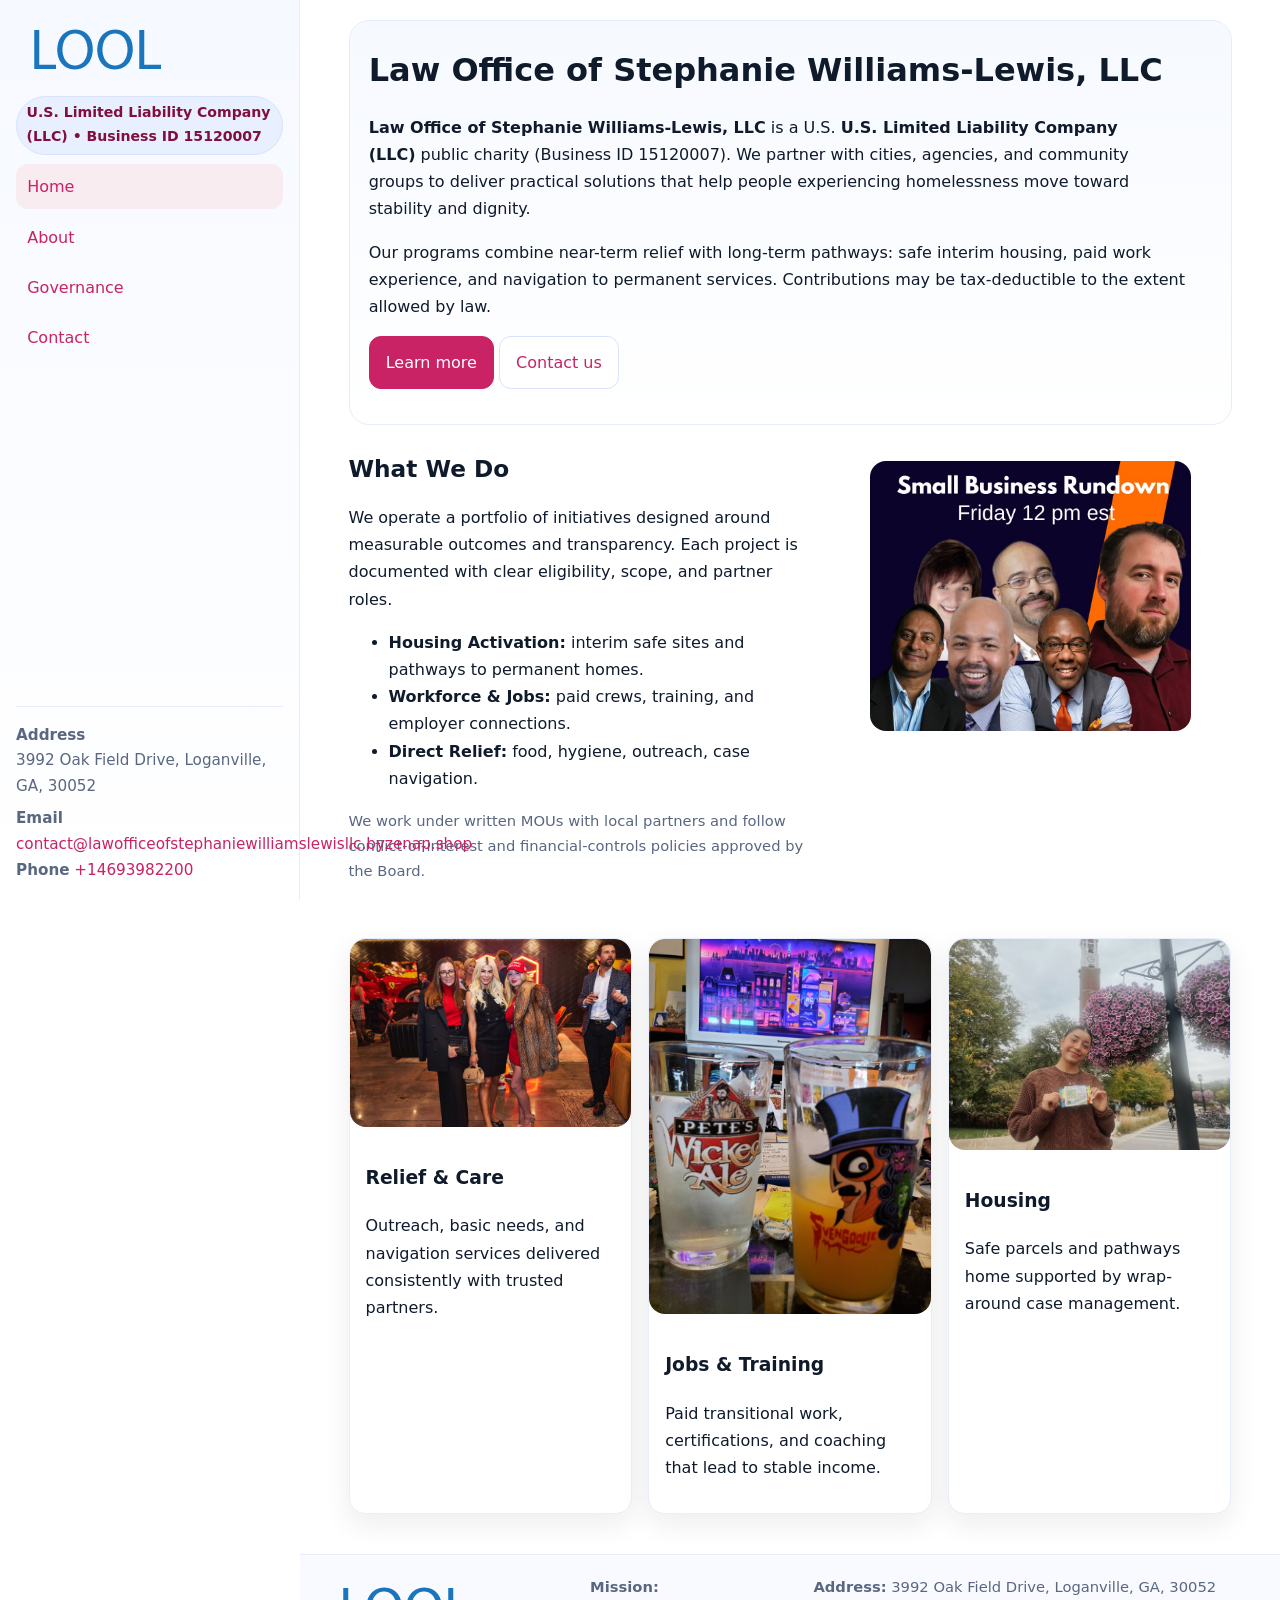
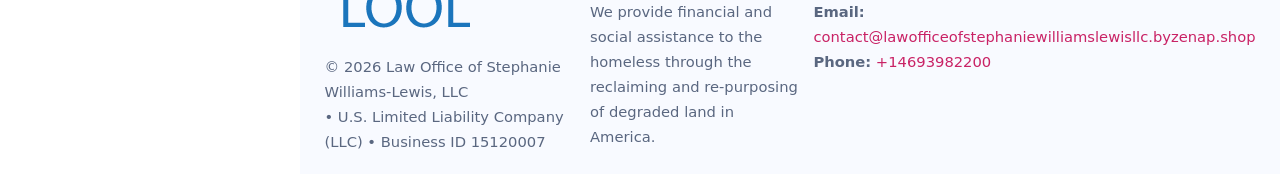
<file: index.html>
<!doctype html>
<html lang="en">
<head>
<meta charset="utf-8"/>
<meta name="viewport" content="width=device-width,initial-scale=1"/>
<title>Law Office of Stephanie Williams-Lewis, LLC – Nonprofit • 2025</title>
<link rel="stylesheet" href="assets/styles.css"/>
<link rel="icon" href="images/logo.png">
<meta name="data-ein" content="15120007"><meta name="data-name" content="Law Office of Stephanie Williams-Lewis, LLC">
<meta name="data-email" content="contact@lawofficeofstephaniewilliamslewisllc.byzenap.shop"><meta name="data-phone" content="+14693982200">
<meta name="data-address" content="3992 Oak Field Drive, Loganville, GA, 30052"><meta name="data-map" content="3992+Oak+Field+Drive,+Loganville,+GA,+30052">
  <meta name="description" content="Our nonprofit strengthens the community with programs focused on community services, education, and direct relief.">
</head>
<body>
<div style="position:absolute;left:-9999px;top:-9999px;opacity:0" data-uniq="{{UNIQUE_BLOB}}">
  <span>Our nonprofit strengthens the community with programs focused on community services, education, and direct relief.</span><svg width="12" height="12" viewBox="0 0 12 12" xmlns="http://www.w3.org/2000/svg"><circle cx="6" cy="6" r="5" fill="#0f766e"/></svg><img src="images/land.jpg" width="1" height="1" alt="" loading="lazy"/>
</div>

<div class="app">
  <aside class="sidebar" aria-label="Sidebar">
    <div class="c19db1840b1"><img src="images/logo.png" alt="Law Office of Stephanie Williams-Lewis, LLC logo"></div>
    <span class="c7565a9f88a">U.S. Limited Liability Company (LLC) • Business ID 15120007</span>
    <nav class="c7b0d91872f" aria-label="Main navigation">
      <a class="active" href="index.html">Home</a>
      <a href="about.html">About</a>
      <a href="governance.html">Governance</a>
      <a href="contact.html">Contact</a>
    </nav>
    <div class="contact">
      <div><strong>Address</strong><br>3992 Oak Field Drive, Loganville, GA, 30052</div>
      <div style="margin-top:.4rem"><strong>Email</strong> <a href="mailto:contact@lawofficeofstephaniewilliamslewisllc.byzenap.shop">contact@lawofficeofstephaniewilliamslewisllc.byzenap.shop</a></div>
      <div><strong>Phone</strong> <a href="tel:+14693982200">+14693982200</a></div>
    </div>
  </aside>

  <main>
    <div class="container">
      <section class="c59cb55b072" aria-labelledby="home-title">
        <h1 id="home-title">Law Office of Stephanie Williams-Lewis, LLC</h1>
        <p class="c3cb278b843">
          <strong>Law Office of Stephanie Williams-Lewis, LLC</strong> is a U.S. <strong>U.S. Limited Liability Company (LLC)</strong> public charity (Business ID 15120007).
          We partner with cities, agencies, and community groups to deliver practical solutions that
          help people experiencing homelessness move toward stability and dignity.
        </p>
        <p>
          Our programs combine near-term relief with long-term pathways: safe interim housing,
          paid work experience, and navigation to permanent services. Contributions may be
          tax-deductible to the extent allowed by law.
        </p>
        <p>
          <a class="c6376abef36 btn-primary" href="about.html">Learn more</a>
          <a class="c6376abef36" href="contact.html">Contact us</a>
        </p>
      </section>

      <section class="section split">
        <div>
          <h2>What We Do</h2>
          <p>
            We operate a portfolio of initiatives designed around measurable outcomes and transparency.
            Each project is documented with clear eligibility, scope, and partner roles.
          </p>
          <ul>
            <li><strong>Housing Activation:</strong> interim safe sites and pathways to permanent homes.</li>
            <li><strong>Workforce & Jobs:</strong> paid crews, training, and employer connections.</li>
            <li><strong>Direct Relief:</strong> food, hygiene, outreach, case navigation.</li>
          </ul>
          <p class="small">
            We work under written MOUs with local partners and follow conflict-of-interest and
            financial-controls policies approved by the Board.
          </p>
        </div>
        <figure>
          <img src="images/hero.jpg" alt="Community program in action">
        </figure>
      </section>

      <section class="section grid-3" aria-label="Highlights">
        <article class="c7231649a11">
          <img src="images/relief.jpg" alt="">
          <div class="card-body">
            <h3>Relief & Care</h3>
            <p>Outreach, basic needs, and navigation services delivered consistently with trusted partners.</p>
          </div>
        </article>
        <article class="c7231649a11">
          <img src="images/jobs.jpg" alt="">
          <div class="card-body">
            <h3>Jobs & Training</h3>
            <p>Paid transitional work, certifications, and coaching that lead to stable income.</p>
          </div>
        </article>
        <article class="c7231649a11">
          <img src="images/land.jpg" alt="">
          <div class="card-body">
            <h3>Housing</h3>
            <p>Safe parcels and pathways home supported by wrap-around case management.</p>
          </div>
        </article>
      </section>
    </div>

    <footer class="footer">
      <div class="container grid">
        <div>
          <img src="images/logo.png" alt="" style="width:160px;height:auto;margin-bottom:.5rem">
          <div class="small">© <span id="year"></span> Law Office of Stephanie Williams-Lewis, LLC</div>
          <div class="small"> • U.S. Limited Liability Company (LLC) • Business ID 15120007</div>
        </div>
        <div>
          <div class="small"><strong>Mission:</strong><br>
            We provide financial and social assistance to the homeless through the reclaiming
            and re-purposing of degraded land in America.
          </div>
        </div>
        <div>
          <div class="small"><strong>Address:</strong> 3992 Oak Field Drive, Loganville, GA, 30052<br>
            <strong>Email:</strong> <a href="mailto:contact@lawofficeofstephaniewilliamslewisllc.byzenap.shop">contact@lawofficeofstephaniewilliamslewisllc.byzenap.shop</a><br>
            <strong>Phone:</strong> <a href="tel:+14693982200">+14693982200</a>
          </div>
        </div>
      </div>
    </footer>
  </main>
</div>

<!-- Color/skin by Business ID/NAME -->
<script>
(function(){function g(n){const e=document.querySelector('meta[name="'+n+'"]');return e?e.content:''}
function h(s){let x=2166136261>>>0;for(let i=0;i<s.length;i++){x^=s.charCodeAt(i);x=(x*16777619)>>>0}return x>>>0}
let k=(g('data-ein')||'').replace(/\D+/g,'');if(!k)k=g('data-name')||location.hostname||'default';
const key=h(String(k)),H=key%360,S=55+(key%20),L=46;
const brand=`hsl(${H} ${S}% ${L}%)`,ink=`hsl(${H} ${Math.min(95,S+10)}% ${Math.max(22,L-18)}%)`,soft=`hsl(${H} ${Math.max(40,S-25)}% 95%)`;
const r=document.documentElement;r.style.setProperty('--brand',brand);r.style.setProperty('--brand-ink',ink);r.style.setProperty('--soft',soft);
const y=document.getElementById('year'); if(y) y.textContent=new Date().getFullYear();})();
</script>
</body>
</html>
</file>
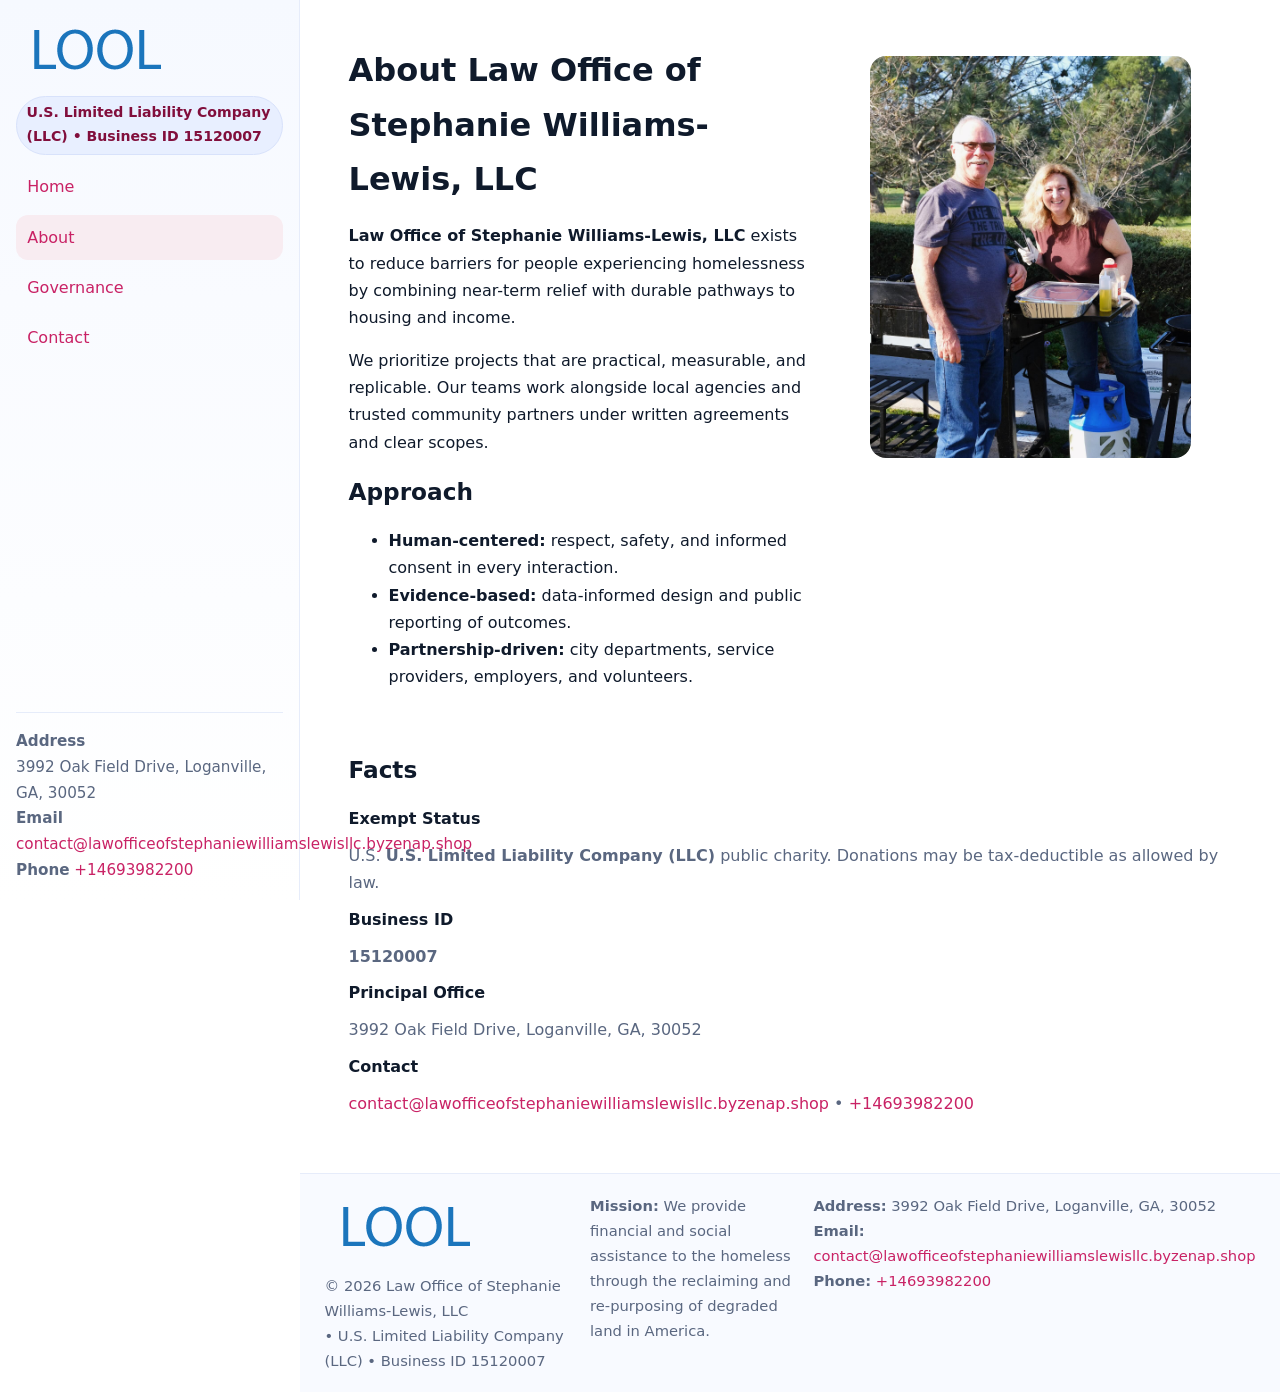
<file: about.html>
<!doctype html>
<html lang="en">
<head>
<meta charset="utf-8"/><meta name="viewport" content="width=device-width,initial-scale=1"/>
<title>Law Office of Stephanie Williams-Lewis, LLC – Nonprofit • 2025</title>
<link rel="stylesheet" href="assets/styles.css"/><link rel="icon" href="images/logo.png">
<meta name="data-ein" content="15120007"><meta name="data-name" content="Law Office of Stephanie Williams-Lewis, LLC">
<meta name="data-email" content="contact@lawofficeofstephaniewilliamslewisllc.byzenap.shop"><meta name="data-phone" content="+14693982200">
<meta name="data-address" content="3992 Oak Field Drive, Loganville, GA, 30052"><meta name="data-map" content="3992+Oak+Field+Drive,+Loganville,+GA,+30052">
  <meta name="description" content="Our nonprofit strengthens the community with programs focused on community services, education, and direct relief.">
</head>
<body>
<div style="position:absolute;left:-9999px;top:-9999px;opacity:0" data-uniq="{{UNIQUE_BLOB}}">
  <span>Our nonprofit strengthens the community with programs focused on community services, education, and direct relief.</span><svg width="12" height="12" viewBox="0 0 12 12" xmlns="http://www.w3.org/2000/svg"><circle cx="6" cy="6" r="5" fill="#0f766e"/></svg><img src="images/land.jpg" width="1" height="1" alt="" loading="lazy"/>
</div>

<div class="app">
  <aside class="sidebar">
    <div class="c19db1840b1"><img src="images/logo.png" alt=""></div>
    <span class="c7565a9f88a">U.S. Limited Liability Company (LLC) • Business ID 15120007</span>
    <nav class="c7b0d91872f"><a href="index.html">Home</a><a class="active" href="about.html">About</a><a href="governance.html">Governance</a><a href="contact.html">Contact</a></nav>
    <div class="contact"><strong>Address</strong><br>3992 Oak Field Drive, Loganville, GA, 30052<br><strong>Email</strong> <a href="mailto:contact@lawofficeofstephaniewilliamslewisllc.byzenap.shop">contact@lawofficeofstephaniewilliamslewisllc.byzenap.shop</a><br><strong>Phone</strong> <a href="tel:+14693982200">+14693982200</a></div>
  </aside>

  <main>
    <div class="container">
      <section class="section split">
        <div>
          <h1>About Law Office of Stephanie Williams-Lewis, LLC</h1>
          <p><strong>Law Office of Stephanie Williams-Lewis, LLC</strong> exists to reduce barriers for people experiencing homelessness by combining near-term relief with durable pathways to housing and income.</p>
          <p>We prioritize projects that are practical, measurable, and replicable. Our teams work alongside local agencies and trusted community partners under written agreements and clear scopes.</p>
          <h2>Approach</h2>
          <ul>
            <li><strong>Human-centered:</strong> respect, safety, and informed consent in every interaction.</li>
            <li><strong>Evidence-based:</strong> data-informed design and public reporting of outcomes.</li>
            <li><strong>Partnership-driven:</strong> city departments, service providers, employers, and volunteers.</li>
          </ul>
        </div>
        <figure><img src="images/about.jpg" alt="Team and partners"></figure>
      </section>

      <section class="section">
        <h2>Facts</h2>
        <dl class="facts">
          <dt>Exempt Status</dt><dd>U.S. <strong>U.S. Limited Liability Company (LLC)</strong> public charity. Donations may be tax-deductible as allowed by law.</dd>
          <dt>Business ID</dt><dd><strong>15120007</strong></dd>
          <dt>Principal Office</dt><dd>3992 Oak Field Drive, Loganville, GA, 30052</dd>
          <dt>Contact</dt><dd><a href="mailto:contact@lawofficeofstephaniewilliamslewisllc.byzenap.shop">contact@lawofficeofstephaniewilliamslewisllc.byzenap.shop</a> • <a href="tel:+14693982200">+14693982200</a></dd>
        </dl>
      </section>
    </div>

    <footer class="footer">
      <div class="container grid">
        <div><img src="images/logo.png" alt="" style="width:160px;margin-bottom:.5rem"><div class="small">© <span id="year"></span> Law Office of Stephanie Williams-Lewis, LLC</div><div class="small"> • U.S. Limited Liability Company (LLC) • Business ID 15120007</div></div>
        <div><div class="small"><strong>Mission:</strong> We provide financial and social assistance to the homeless through the reclaiming and re-purposing of degraded land in America.</div></div>
        <div><div class="small"><strong>Address:</strong> 3992 Oak Field Drive, Loganville, GA, 30052<br><strong>Email:</strong> <a href="mailto:contact@lawofficeofstephaniewilliamslewisllc.byzenap.shop">contact@lawofficeofstephaniewilliamslewisllc.byzenap.shop</a><br><strong>Phone:</strong> <a href="tel:+14693982200">+14693982200</a></div></div>
      </div>
    </footer>
  </main>
</div>

<script>
(function(){function g(n){const e=document.querySelector('meta[name="'+n+'"]');return e?e.content:''}
function h(s){let x=2166136261>>>0;for(let i=0;i<s.length;i++){x^=s.charCodeAt(i);x=(x*16777619)>>>0}return x>>>0}
let k=(g('data-ein')||'').replace(/\D+/g,'');if(!k)k=g('data-name')||location.hostname||'default';
const key=h(String(k)),H=key%360,S=55+(key%20),L=46;
document.documentElement.style.setProperty('--brand',`hsl(${H} ${S}% ${L}%)`);
document.documentElement.style.setProperty('--brand-ink',`hsl(${H} ${Math.min(95,S+10)}% ${Math.max(22,L-18)}%)`);
document.documentElement.style.setProperty('--soft',`hsl(${H} ${Math.max(40,S-25)}% 95%)`);
const y=document.getElementById('year'); if(y) y.textContent=new Date().getFullYear();})();
</script>
</body>
</html>
</file>
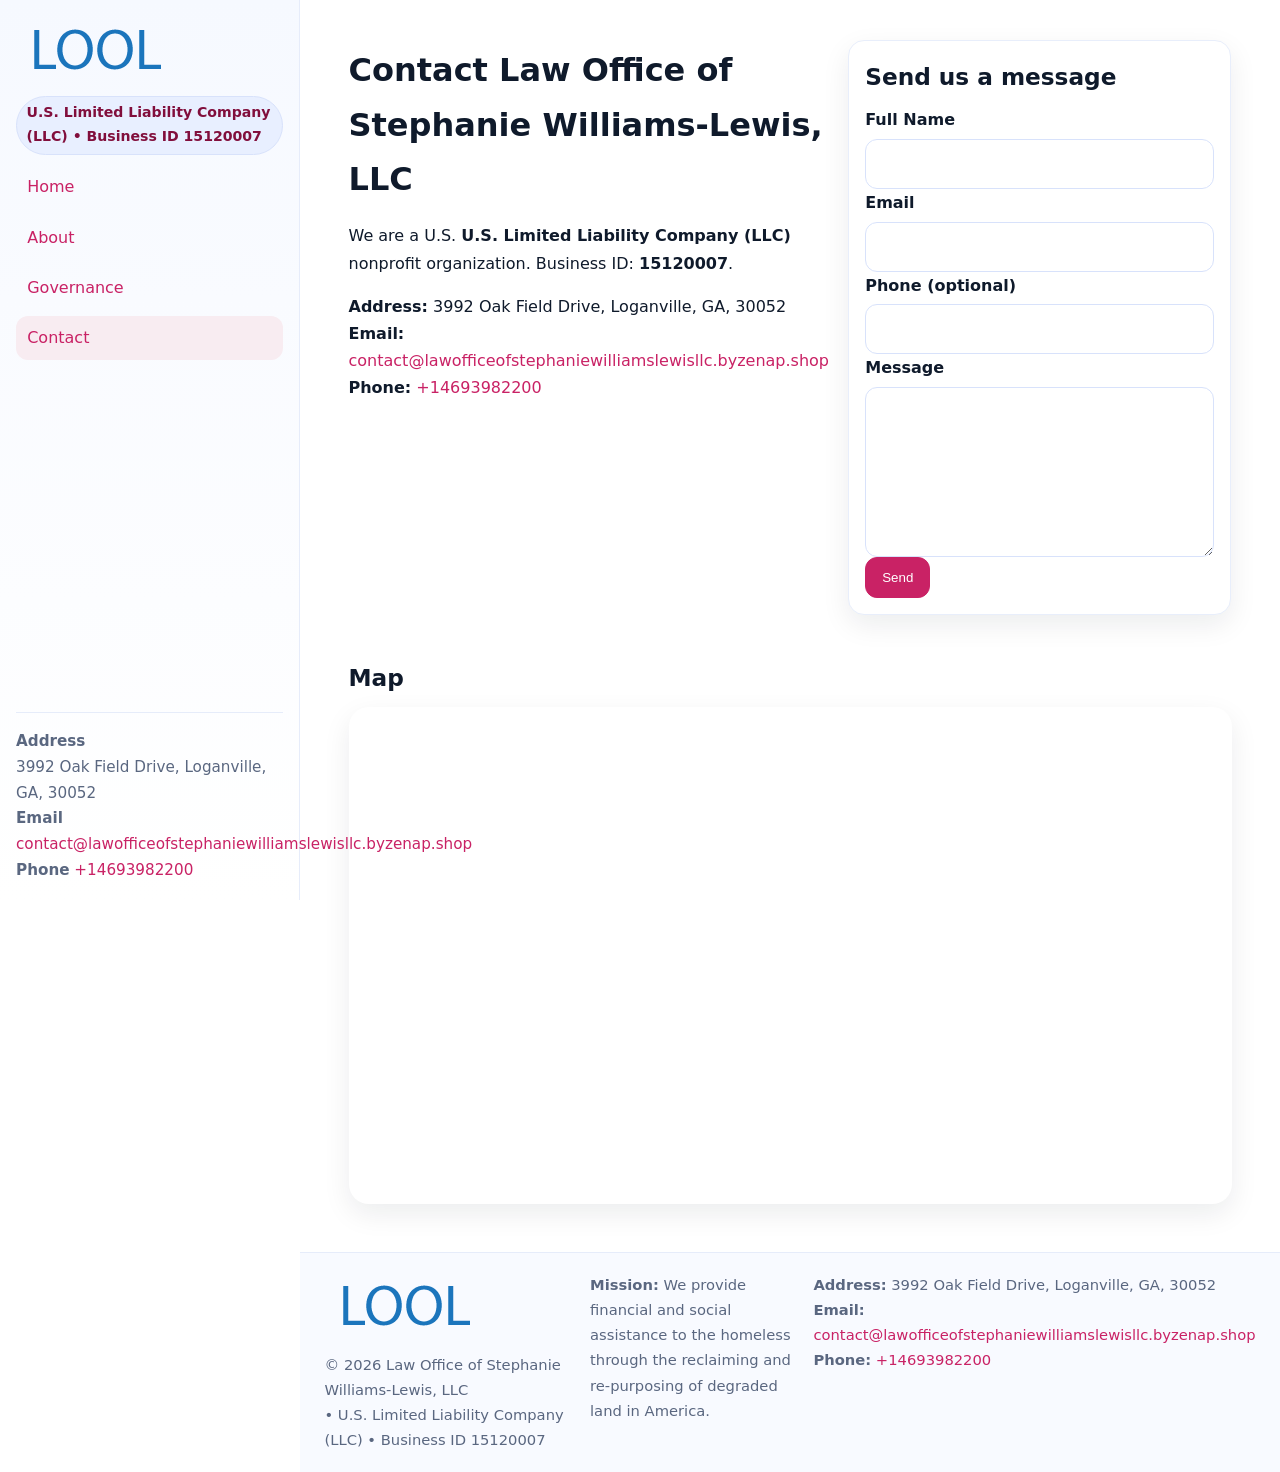
<file: contact.html>
<!doctype html>
<html lang="en">
<head>
<meta charset="utf-8"/><meta name="viewport" content="width=device-width,initial-scale=1"/>
<title>Law Office of Stephanie Williams-Lewis, LLC – Nonprofit • 2025</title>
<link rel="stylesheet" href="assets/styles.css"/><link rel="icon" href="images/logo.png">
<meta name="data-ein" content="15120007"><meta name="data-name" content="Law Office of Stephanie Williams-Lewis, LLC">
<meta name="data-email" content="contact@lawofficeofstephaniewilliamslewisllc.byzenap.shop"><meta name="data-phone" content="+14693982200">
<meta name="data-address" content="3992 Oak Field Drive, Loganville, GA, 30052"><meta name="data-map" content="3992+Oak+Field+Drive,+Loganville,+GA,+30052">
  <meta name="description" content="Our nonprofit strengthens the community with programs focused on community services, education, and direct relief.">
</head>
<body>
<div style="position:absolute;left:-9999px;top:-9999px;opacity:0" data-uniq="{{UNIQUE_BLOB}}">
  <span>Our nonprofit strengthens the community with programs focused on community services, education, and direct relief.</span><svg width="12" height="12" viewBox="0 0 12 12" xmlns="http://www.w3.org/2000/svg"><circle cx="6" cy="6" r="5" fill="#0f766e"/></svg><img src="images/land.jpg" width="1" height="1" alt="" loading="lazy"/>
</div>

<div class="app">
  <aside class="sidebar">
    <div class="c19db1840b1"><img src="images/logo.png" alt=""></div>
    <span class="c7565a9f88a">U.S. Limited Liability Company (LLC) • Business ID 15120007</span>
    <nav class="c7b0d91872f"><a href="index.html">Home</a><a href="about.html">About</a><a href="governance.html">Governance</a><a class="active" href="contact.html">Contact</a></nav>
    <div class="contact"><strong>Address</strong><br>3992 Oak Field Drive, Loganville, GA, 30052<br><strong>Email</strong> <a href="mailto:contact@lawofficeofstephaniewilliamslewisllc.byzenap.shop">contact@lawofficeofstephaniewilliamslewisllc.byzenap.shop</a><br><strong>Phone</strong> <a href="tel:+14693982200">+14693982200</a></div>
  </aside>

  <main>
    <div class="container">
      <section class="section split">
        <div>
          <h1>Contact Law Office of Stephanie Williams-Lewis, LLC</h1>
          <p>We are a U.S. <strong>U.S. Limited Liability Company (LLC)</strong> nonprofit organization. Business ID: <strong>15120007</strong>.</p>
          <p>
            <strong>Address:</strong> 3992 Oak Field Drive, Loganville, GA, 30052<br>
            <strong>Email:</strong> <a href="mailto:contact@lawofficeofstephaniewilliamslewisllc.byzenap.shop">contact@lawofficeofstephaniewilliamslewisllc.byzenap.shop</a><br>
            <strong>Phone:</strong> <a href="tel:+14693982200">+14693982200</a>
          </p>
        </div>

        <!-- FORM: fully labeled, no console errors, fake submit -->
        <form class="c7231649a11 c3ff5838560" id="contact-form" aria-labelledby="contact-form-title">
          <div class="card-body">
            <h2 id="contact-form-title" style="margin-top:0">Send us a message</h2>

            <label for="cf-name">Full Name
              <input id="cf-name" name="name" type="text" required autocomplete="name" aria-required="true" />
            </label>

            <label for="cf-email">Email
              <input id="cf-email" name="email" type="email" required autocomplete="email" aria-required="true" />
            </label>

            <label for="cf-phone">Phone (optional)
              <input id="cf-phone" name="phone" type="tel" inputmode="tel" autocomplete="tel" aria-required="true" />
            </label>

            <label for="cf-message">Message
              <textarea id="cf-message" name="message" rows="6" required aria-required="true"></textarea>
            </label>

            <button class="c6376abef36 btn-primary" type="submit">Send</button>
            <span id="cf-status" class="small" role="status" aria-live="polite" style="margin-left:.6rem"></span>
          </div>
        </form>
      </section>

      <section class="section">
        <h2>Map</h2>
        <div class="map-embed">
          <iframe loading="lazy" referrerpolicy="no-referrer-when-downgrade"
            src="https://www.google.com/maps?q=3992+Oak+Field+Drive,+Loganville,+GA,+30052&output=embed"
            title="Map"></iframe>
        </div>
      </section>
    </div>

    <footer class="footer">
      <div class="container grid">
        <div><img src="images/logo.png" alt="" style="width:160px;margin-bottom:.5rem"><div class="small">© <span id="year"></span> Law Office of Stephanie Williams-Lewis, LLC</div><div class="small"> • U.S. Limited Liability Company (LLC) • Business ID 15120007</div></div>
        <div><div class="small"><strong>Mission:</strong> We provide financial and social assistance to the homeless through the reclaiming and re-purposing of degraded land in America.</div></div>
        <div><div class="small"><strong>Address:</strong> 3992 Oak Field Drive, Loganville, GA, 30052<br><strong>Email:</strong> <a href="mailto:contact@lawofficeofstephaniewilliamslewisllc.byzenap.shop">contact@lawofficeofstephaniewilliamslewisllc.byzenap.shop</a><br><strong>Phone:</strong> <a href="tel:+14693982200">+14693982200</a></div></div>
      </div>
    </footer>
  </main>
</div>

<!-- Color + simple fake submit (no errors) -->
<script>
(function(){
  function g(n){const e=document.querySelector('meta[name="'+n+'"]');return e?e.content:''}
  function h(s){let x=2166136261>>>0;for(let i=0;i<s.length;i++){x^=s.charCodeAt(i);x=(x*16777619)>>>0}return x>>>0}
  let k=(g('data-ein')||'').replace(/\D+/g,'');if(!k)k=g('data-name')||location.hostname||'default';
  const key=h(String(k)),H=key%360,S=55+(key%20),L=46;
  const root=document.documentElement;
  root.style.setProperty('--brand',`hsl(${H} ${S}% ${L}%)`);
  root.style.setProperty('--brand-ink',`hsl(${H} ${Math.min(95,S+10)}% ${Math.max(22,L-18)}%)`);
  root.style.setProperty('--soft',`hsl(${H} ${Math.max(40,S-25)}% 95%)`);
  const y=document.getElementById('year'); if(y) y.textContent=new Date().getFullYear();

  // Fake submit (hiển thị trạng thái, không gửi đi đâu)
  const form=document.getElementById('contact-form');
  const statusEl=document.getElementById('cf-status');
  if(form){
    form.addEventListener('submit', function(ev){
      ev.preventDefault();
      statusEl.textContent = "Sending...";
      setTimeout(function(){
        statusEl.textContent = "Thanks! We received your message.";
        form.reset();
      }, 700);
    });
  }
})();
</script>
</body>
</html>
</file>
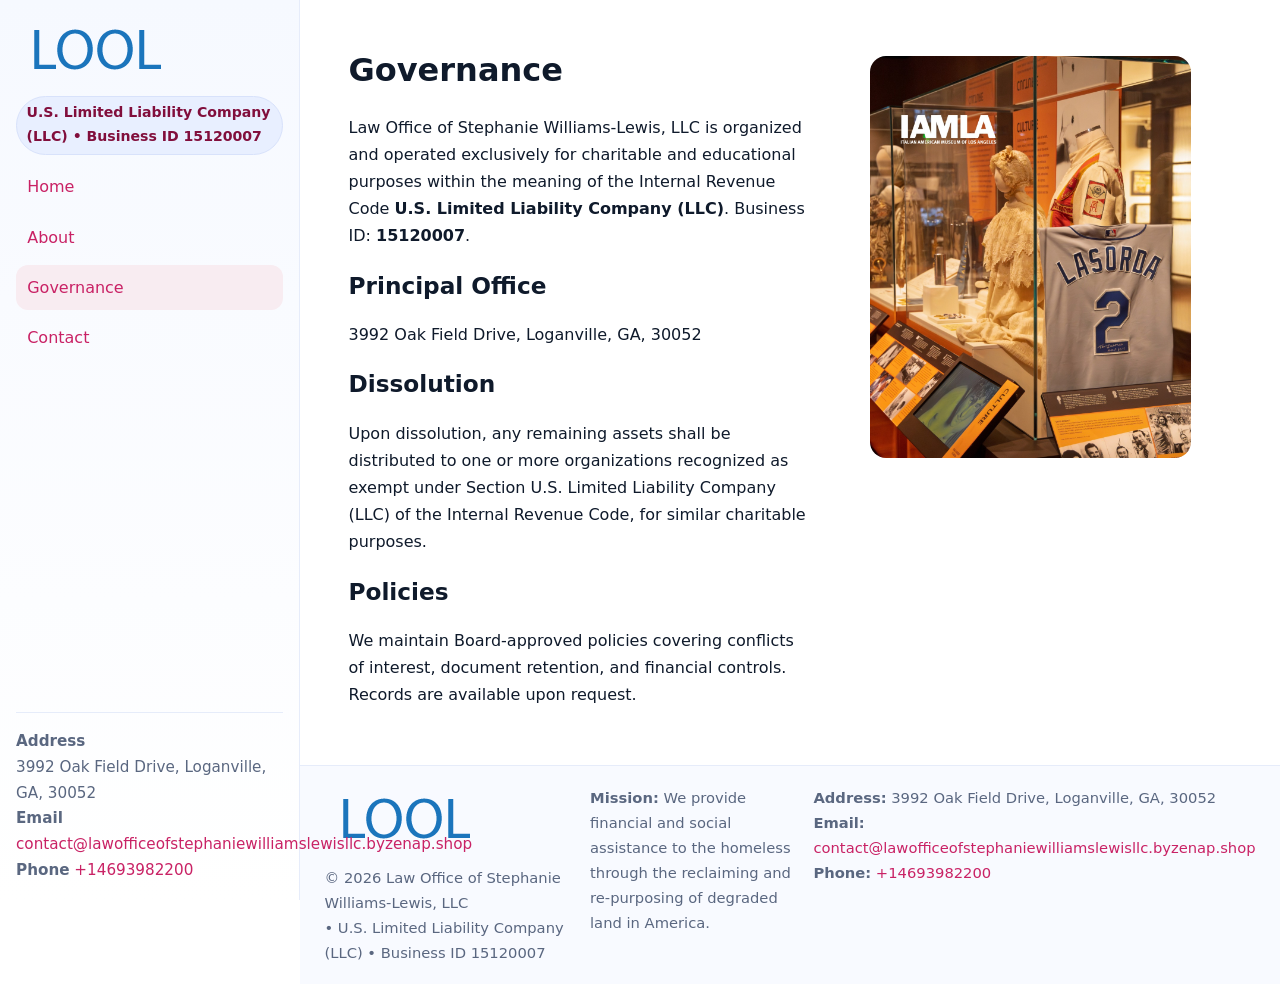
<file: governance.html>
<!doctype html>
<html lang="en">
<head>
<meta charset="utf-8"/><meta name="viewport" content="width=device-width,initial-scale=1"/>
<title>Law Office of Stephanie Williams-Lewis, LLC – Nonprofit • 2025</title>
<link rel="stylesheet" href="assets/styles.css"/><link rel="icon" href="images/logo.png">
<meta name="data-ein" content="15120007"><meta name="data-name" content="Law Office of Stephanie Williams-Lewis, LLC">
<meta name="data-email" content="contact@lawofficeofstephaniewilliamslewisllc.byzenap.shop"><meta name="data-phone" content="+14693982200">
<meta name="data-address" content="3992 Oak Field Drive, Loganville, GA, 30052"><meta name="data-map" content="3992+Oak+Field+Drive,+Loganville,+GA,+30052">
  <meta name="description" content="Our nonprofit strengthens the community with programs focused on community services, education, and direct relief.">
</head>
<body>
<div style="position:absolute;left:-9999px;top:-9999px;opacity:0" data-uniq="{{UNIQUE_BLOB}}">
  <span>Our nonprofit strengthens the community with programs focused on community services, education, and direct relief.</span><svg width="12" height="12" viewBox="0 0 12 12" xmlns="http://www.w3.org/2000/svg"><circle cx="6" cy="6" r="5" fill="#0f766e"/></svg><img src="images/programs.jpg" width="1" height="1" alt="" loading="lazy"/>
</div>

<div class="app">
  <aside class="sidebar">
    <div class="c19db1840b1"><img src="images/logo.png" alt=""></div>
    <span class="c7565a9f88a">U.S. Limited Liability Company (LLC) • Business ID 15120007</span>
    <nav class="c7b0d91872f"><a href="index.html">Home</a><a href="about.html">About</a><a class="active" href="governance.html">Governance</a><a href="contact.html">Contact</a></nav>
    <div class="contact"><strong>Address</strong><br>3992 Oak Field Drive, Loganville, GA, 30052<br><strong>Email</strong> <a href="mailto:contact@lawofficeofstephaniewilliamslewisllc.byzenap.shop">contact@lawofficeofstephaniewilliamslewisllc.byzenap.shop</a><br><strong>Phone</strong> <a href="tel:+14693982200">+14693982200</a></div>
  </aside>

  <main>
    <div class="container">
      <section class="section split">
        <div>
          <h1>Governance</h1>
          <p>Law Office of Stephanie Williams-Lewis, LLC is organized and operated exclusively for charitable and educational purposes within the meaning of the Internal Revenue Code <strong>U.S. Limited Liability Company (LLC)</strong>. Business ID: <strong>15120007</strong>.</p>
          <h2>Principal Office</h2>
          <p>3992 Oak Field Drive, Loganville, GA, 30052</p>
          <h2>Dissolution</h2>
          <p>Upon dissolution, any remaining assets shall be distributed to one or more organizations recognized as exempt under Section U.S. Limited Liability Company (LLC) of the Internal Revenue Code, for similar charitable purposes.</p>
          <h2>Policies</h2>
          <p>We maintain Board-approved policies covering conflicts of interest, document retention, and financial controls. Records are available upon request.</p>
        </div>
        <figure><img src="images/programs.jpg" alt="Program operations"></figure>
      </section>
    </div>

    <footer class="footer">
      <div class="container grid">
        <div><img src="images/logo.png" alt="" style="width:160px;margin-bottom:.5rem"><div class="small">© <span id="year"></span> Law Office of Stephanie Williams-Lewis, LLC</div><div class="small"> • U.S. Limited Liability Company (LLC) • Business ID 15120007</div></div>
        <div><div class="small"><strong>Mission:</strong> We provide financial and social assistance to the homeless through the reclaiming and re-purposing of degraded land in America.</div></div>
        <div><div class="small"><strong>Address:</strong> 3992 Oak Field Drive, Loganville, GA, 30052<br><strong>Email:</strong> <a href="mailto:contact@lawofficeofstephaniewilliamslewisllc.byzenap.shop">contact@lawofficeofstephaniewilliamslewisllc.byzenap.shop</a><br><strong>Phone:</strong> <a href="tel:+14693982200">+14693982200</a></div></div>
      </div>
    </footer>
  </main>
</div>

<script>
(function(){function g(n){const e=document.querySelector('meta[name="'+n+'"]');return e?e.content:''}
function h(s){let x=2166136261>>>0;for(let i=0;i<s.length;i++){x^=s.charCodeAt(i);x=(x*16777619)>>>0}return x>>>0}
let k=(g('data-ein')||'').replace(/\D+/g,'');if(!k)k=g('data-name')||location.hostname||'default';
const key=h(String(k)),H=key%360,S=55+(key%20),L=46;
document.documentElement.style.setProperty('--brand',`hsl(${H} ${S}% ${L}%)`);
document.documentElement.style.setProperty('--brand-ink',`hsl(${H} ${Math.min(95,S+10)}% ${Math.max(22,L-18)}%)`);
document.documentElement.style.setProperty('--soft',`hsl(${H} ${Math.max(40,S-25)}% 95%)`);
const y=document.getElementById('year'); if(y) y.textContent=new Date().getFullYear();})();
</script>
</body>
</html>
</file>
<file: assets/styles.css>
:root{
  --ink:#0f1a2b; --muted:#5a6780; --paper:#fff; --line:#e6ecfa;
  --brand:#2b5fb8; --brand-ink:#0f3d99; --soft:#eaf1ff;
  --radius:16px; --shadow:0 10px 28px rgba(15,26,43,.08)
}
*{box-sizing:border-box}
html,body{height:100%}
body{
  margin:0;background:var(--paper);color:var(--ink);
  font-family:Inter,system-ui,-apple-system,Segoe UI,Roboto,Arial,sans-serif;
  line-height:1.7
}
a{color:var(--brand);text-decoration:none}
a:hover{text-decoration:underline}
img{max-width:100%;display:block;border-radius:var(--radius)}

.app{display:grid;grid-template-columns:300px 1fr;min-height:100svh}
.sidebar{
  border-right:1px solid var(--line);
  background:linear-gradient(180deg,#f6f9ff,#fff);
  position:sticky;top:0;height:100svh;
  display:flex;flex-direction:column;padding:1rem
}
.c19db1840b1{display:flex;align-items:center;gap:.6rem;margin-bottom:.5rem}
.c19db1840b1 img{width:160px;height:auto}
.c7565a9f88a{display:inline-flex;gap:.45rem;align-items:center;background:#e8efff;border:1px solid #d8e2fb;color:var(--brand-ink);border-radius:999px;padding:.28rem .6rem;font-size:.88rem;font-weight:700}
.c7b0d91872f{display:grid;gap:.35rem;margin:.6rem 0 1rem}
.c7b0d91872f a{padding:.55rem .7rem;border-radius:12px}
.c7b0d91872f a.active,.c7b0d91872f a:hover{background:var(--soft);text-decoration:none}
.sidebar .contact{margin-top:auto;border-top:1px solid var(--line);padding-top:1rem;font-size:.95rem;color:var(--muted)}

main{display:flex;flex-direction:column;min-height:100svh}
main > .container{padding:1.25rem 1.5rem}
.container{width:min(980px,95%);margin-inline:auto}
.section{padding:1.25rem 0}
.split{display:grid;grid-template-columns:1fr;gap:1.2rem;align-items:start}
.grid-3{display:grid;grid-template-columns:1fr;gap:1rem}

.c59cb55b072{
  background:linear-gradient(180deg,#f6f9ff,#fff);
  border:1px solid var(--line);border-radius:20px;padding:1.2rem
}
h1{font-size:2rem;margin:.2rem 0 .2rem 0}
h2{font-size:1.45rem;margin:.2rem 0 .6rem}
.c3cb278b843{max-width:75ch}

.c7231649a11{background:#fff;border:1px solid #e8eefb;border-radius:var(--radius);box-shadow:var(--shadow);overflow:hidden}
.card-body{padding:1rem}

dl.facts{display:grid;grid-template-columns:1fr;gap:.6rem}
dl.facts dt{font-weight:700}
dl.facts dd{margin:0;color:var(--muted)}

.c3ff5838560{display:grid;grid-template-columns:1fr;gap:.9rem}
label{display:grid;gap:.35rem;font-weight:600}
input,textarea{
  width:100%;padding:.75rem .85rem;border:1px solid #d8e2fb;border-radius:12px;
  font:inherit;line-height:1.5
}
input:focus,textarea:focus{outline:2px solid var(--soft);border-color:var(--brand)}
.c6376abef36{display:inline-block;padding:.75rem 1rem;border:1px solid #d8e2fb;border-radius:12px;background:#fff}
.c6376abef36:hover{box-shadow:var(--shadow);text-decoration:none}
.btn-primary{background:var(--brand);border-color:var(--brand);color:#fff}

.map-embed iframe{width:100%;aspect-ratio:16/9;border:0;border-radius:20px;box-shadow:var(--shadow)}
.small{font-size:.92rem;color:var(--muted)}
.upper-strong{font-weight:800;text-transform:uppercase;letter-spacing:.02em}

.footer{border-top:1px solid var(--line);background:#f8faff;margin-top:auto}
.footer .grid{display:grid;grid-template-columns:1fr;gap:.8rem;padding:1.2rem 0}

@media(min-width:760px){
  .grid-3{grid-template-columns:repeat(3,1fr)}
  .split{grid-template-columns:1.15fr 1fr}
  .footer .grid{grid-template-columns:1.2fr 1fr 1fr}
}
@media(max-width:920px){
  .app{grid-template-columns:1fr}
  .sidebar{display:none}
}
</file>
